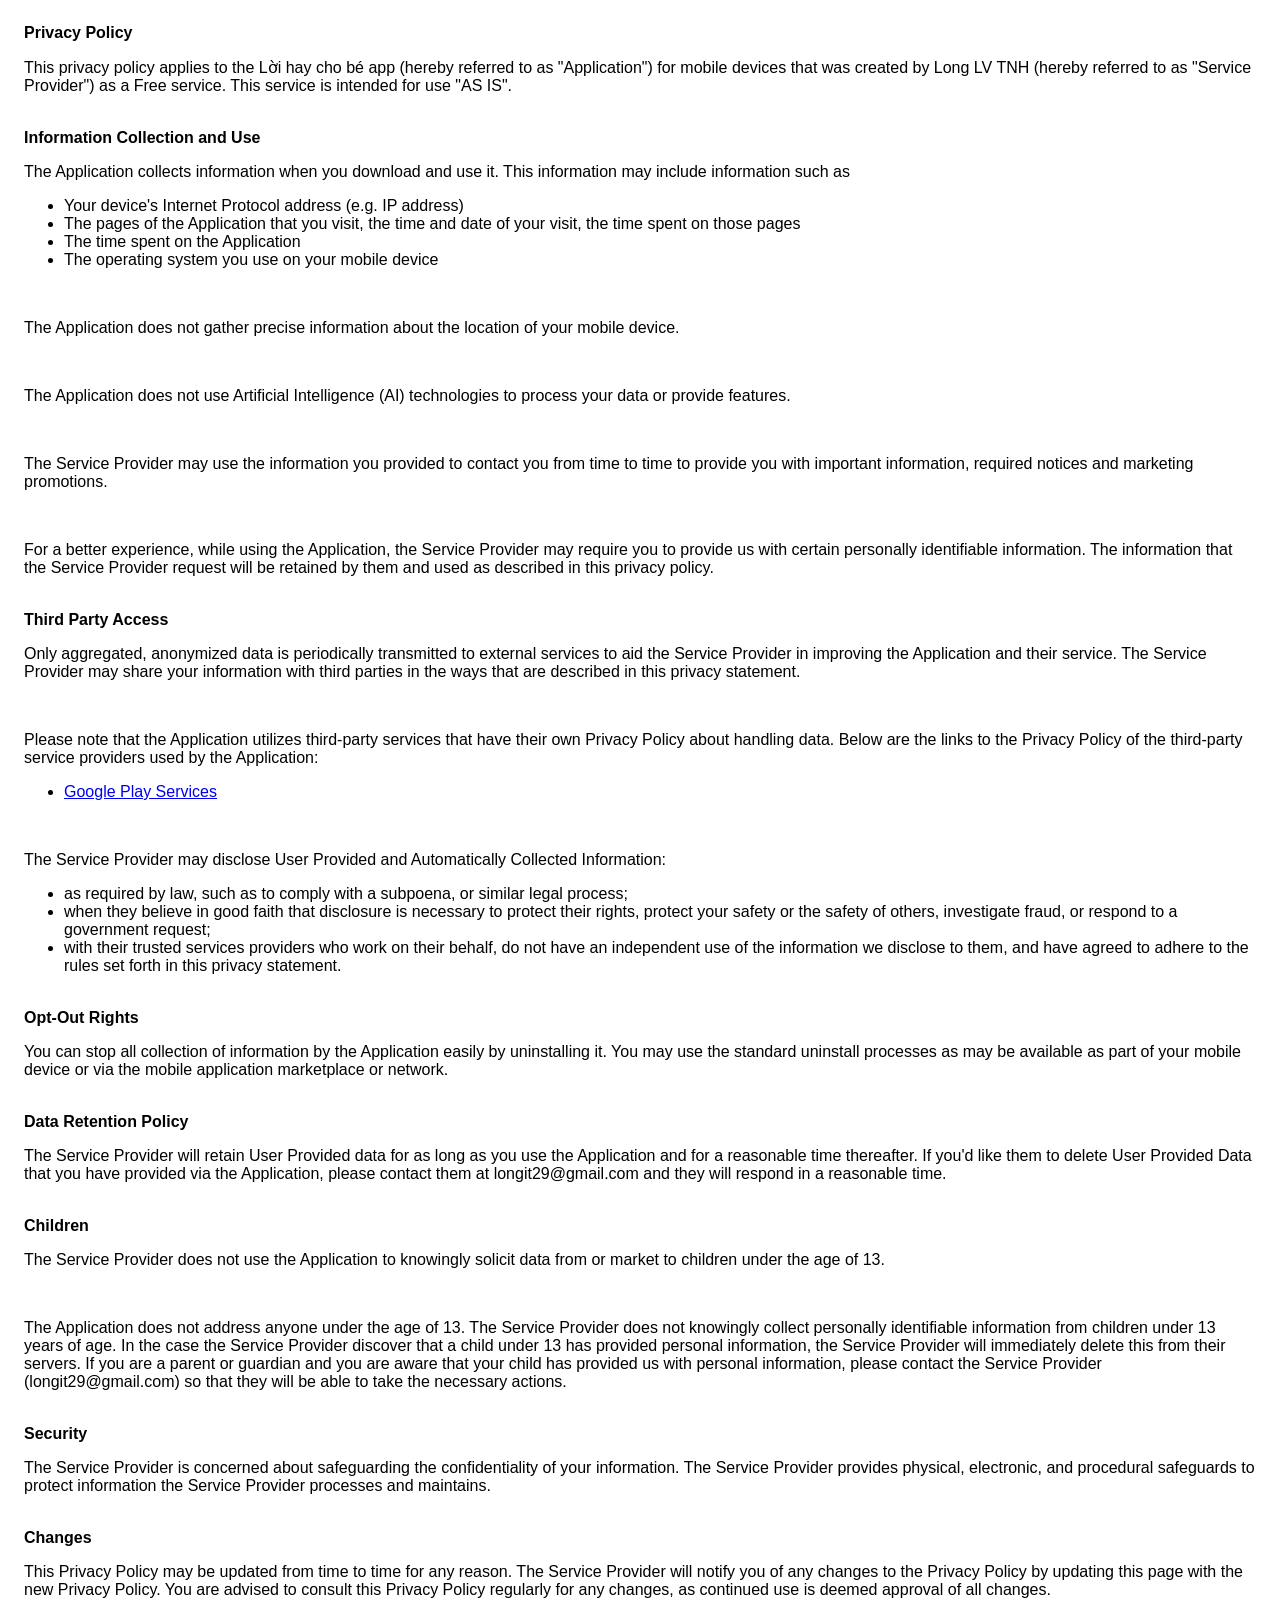
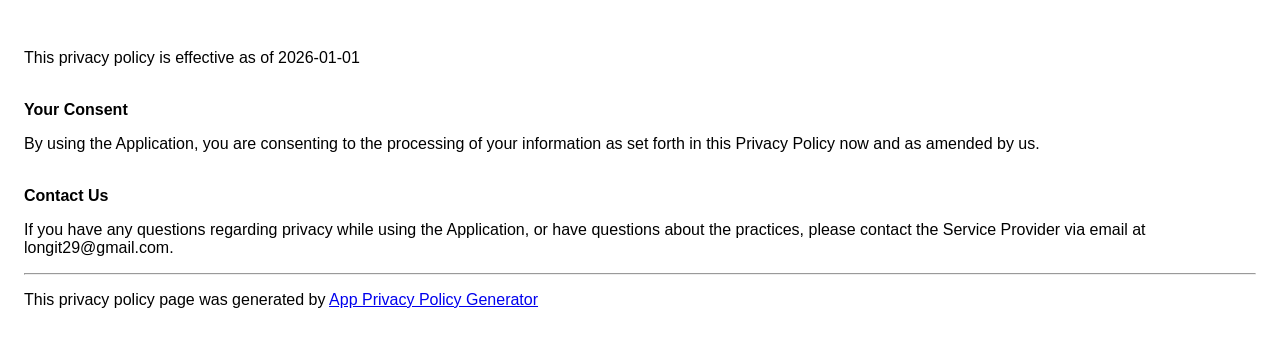
<file: index.html>
<!DOCTYPE html>
    <html>
    <head>
      <meta charset='utf-8'>
      <meta name='viewport' content='width=device-width'>
      <title>Privacy Policy</title>
      <style> body { font-family: 'Helvetica Neue', Helvetica, Arial, sans-serif; padding:1em; } </style>
    </head>
    <body>
    <strong>Privacy Policy</strong><p>This privacy policy applies to the Lời hay cho bé app (hereby referred to as "Application") for mobile devices that was created by Long LV TNH (hereby referred to as "Service Provider") as a Free service. This service is intended for use "AS IS".</p><br><strong>Information Collection and Use</strong><p>The Application collects information when you download and use it. This information may include information such as </p><ul><li>Your device's Internet Protocol address (e.g. IP address)</li><li>The pages of the Application that you visit, the time and date of your visit, the time spent on those pages</li><li>The time spent on the Application</li><li>The operating system you use on your mobile device</li></ul><p></p><br><p>The Application does not gather precise information about the location of your mobile device.</p><!----><br><p>The Application does not use Artificial Intelligence (AI) technologies to process your data or provide features.</p><br><p>The Service Provider may use the information you provided to contact you from time to time to provide you with important information, required notices and marketing promotions.</p><br><p>For a better experience, while using the Application, the Service Provider may require you to provide us with certain personally identifiable information. The information that the Service Provider request will be retained by them and used as described in this privacy policy.</p><br><strong>Third Party Access</strong><p>Only aggregated, anonymized data is periodically transmitted to external services to aid the Service Provider in improving the Application and their service. The Service Provider may share your information with third parties in the ways that are described in this privacy statement.</p><div><br><p>Please note that the Application utilizes third-party services that have their own Privacy Policy about handling data. Below are the links to the Privacy Policy of the third-party service providers used by the Application:</p><ul><li><a href="https://www.google.com/policies/privacy/" target="_blank" rel="noopener noreferrer">Google Play Services</a></li></ul></div><br><p>The Service Provider may disclose User Provided and Automatically Collected Information:</p><ul><li>as required by law, such as to comply with a subpoena, or similar legal process;</li><li>when they believe in good faith that disclosure is necessary to protect their rights, protect your safety or the safety of others, investigate fraud, or respond to a government request;</li><li>with their trusted services providers who work on their behalf, do not have an independent use of the information we disclose to them, and have agreed to adhere to the rules set forth in this privacy statement.</li></ul><p></p><br><strong>Opt-Out Rights</strong><p>You can stop all collection of information by the Application easily by uninstalling it. You may use the standard uninstall processes as may be available as part of your mobile device or via the mobile application marketplace or network.</p><br><strong>Data Retention Policy</strong><p>The Service Provider will retain User Provided data for as long as you use the Application and for a reasonable time thereafter. If you'd like them to delete User Provided Data that you have provided via the Application, please contact them at longit29@gmail.com and they will respond in a reasonable time.</p><br><strong>Children</strong><p>The Service Provider does not use the Application to knowingly solicit data from or market to children under the age of 13.</p><div><br><p>The Application does not address anyone under the age of 13. The Service Provider does not knowingly collect personally identifiable information from children under 13 years of age. In the case the Service Provider discover that a child under 13 has provided personal information, the Service Provider will immediately delete this from their servers. If you are a parent or guardian and you are aware that your child has provided us with personal information, please contact the Service Provider (longit29@gmail.com) so that they will be able to take the necessary actions.</p></div><br><strong>Security</strong><p>The Service Provider is concerned about safeguarding the confidentiality of your information. The Service Provider provides physical, electronic, and procedural safeguards to protect information the Service Provider processes and maintains.</p><br><strong>Changes</strong><p>This Privacy Policy may be updated from time to time for any reason. The Service Provider will notify you of any changes to the Privacy Policy by updating this page with the new Privacy Policy. You are advised to consult this Privacy Policy regularly for any changes, as continued use is deemed approval of all changes.</p><br><p>This privacy policy is effective as of 2026-01-01</p><br><strong>Your Consent</strong><p>By using the Application, you are consenting to the processing of your information as set forth in this Privacy Policy now and as amended by us.</p><br><strong>Contact Us</strong><p>If you have any questions regarding privacy while using the Application, or have questions about the practices, please contact the Service Provider via email at longit29@gmail.com.</p><hr><p>This privacy policy page was generated by <a href="https://app-privacy-policy-generator.nisrulz.com/" target="_blank" rel="noopener noreferrer">App Privacy Policy Generator</a></p>
    </body>
    </html>
</file>
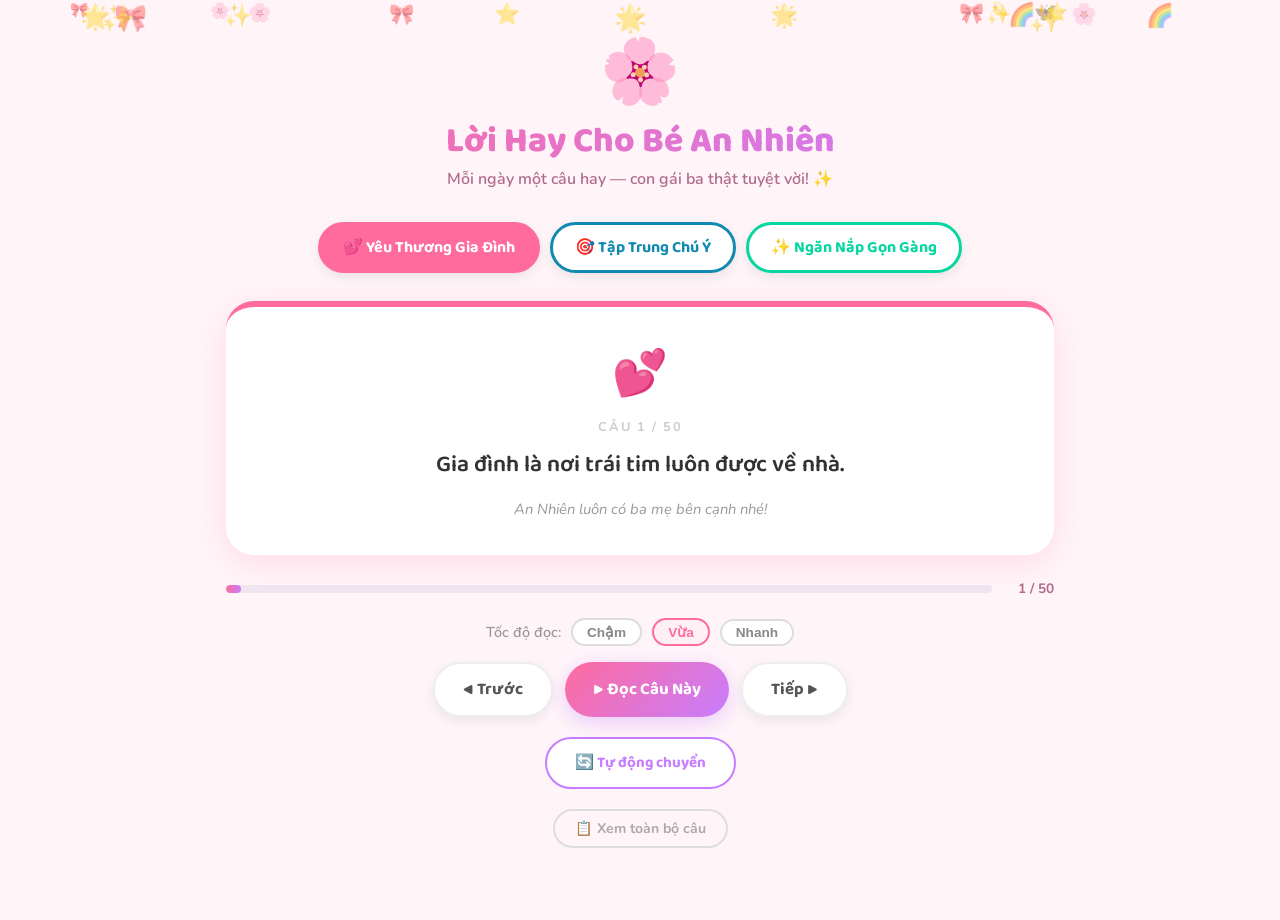
<file: an-nhien-loi-hay.html>
<!DOCTYPE html>
<html lang="vi">
<head>
<meta charset="UTF-8">
<meta name="viewport" content="width=device-width, initial-scale=1.0">
<title>Lời Hay Cho Bé An Nhiên 🌸</title>
<link href="https://fonts.googleapis.com/css2?family=Baloo+2:wght@400;600;800&family=Nunito:wght@400;600;700&display=swap" rel="stylesheet">
<style>
  :root {
    --pink: #FF6B9D;
    --purple: #C77DFF;
    --yellow: #FFD166;
    --mint: #06D6A0;
    --sky: #118AB2;
    --peach: #FF9A8B;
    --bg: #FFF5F9;
    --card-shadow: 0 8px 32px rgba(255,107,157,0.18);
  }

  * { margin: 0; padding: 0; box-sizing: border-box; }

  body {
    font-family: 'Nunito', sans-serif;
    background: var(--bg);
    min-height: 100vh;
    overflow-x: hidden;
    position: relative;
  }

  /* Floating stars background */
  .stars {
    position: fixed;
    top: 0; left: 0;
    width: 100%; height: 100%;
    pointer-events: none;
    z-index: 0;
    overflow: hidden;
  }
  .star {
    position: absolute;
    font-size: 1.2rem;
    animation: floatStar linear infinite;
    opacity: 0.5;
  }

  @keyframes floatStar {
    0% { transform: translateY(110vh) rotate(0deg); opacity: 0; }
    10% { opacity: 0.5; }
    90% { opacity: 0.5; }
    100% { transform: translateY(-10vh) rotate(360deg); opacity: 0; }
  }

  .wrapper {
    position: relative;
    z-index: 1;
    max-width: 860px;
    margin: 0 auto;
    padding: 28px 16px 60px;
  }

  /* Header */
  .header {
    text-align: center;
    margin-bottom: 32px;
    animation: popIn 0.7s cubic-bezier(.34,1.56,.64,1) both;
  }
  .header .avatar {
    font-size: 4rem;
    display: block;
    margin-bottom: 4px;
    animation: bounce 2s ease-in-out infinite;
  }
  @keyframes bounce {
    0%,100% { transform: translateY(0); }
    50% { transform: translateY(-10px); }
  }
  .header h1 {
    font-family: 'Baloo 2', cursive;
    font-weight: 800;
    font-size: 2.2rem;
    background: linear-gradient(135deg, var(--pink), var(--purple));
    -webkit-background-clip: text;
    -webkit-text-fill-color: transparent;
    background-clip: text;
    line-height: 1.2;
  }
  .header p {
    color: #b06a8a;
    font-size: 1rem;
    margin-top: 6px;
    font-weight: 600;
  }

  @keyframes popIn {
    from { transform: scale(0.7); opacity: 0; }
    to { transform: scale(1); opacity: 1; }
  }

  /* Tabs */
  .tabs {
    display: flex;
    gap: 10px;
    justify-content: center;
    flex-wrap: wrap;
    margin-bottom: 28px;
  }
  .tab {
    padding: 10px 22px;
    border-radius: 50px;
    border: 3px solid transparent;
    cursor: pointer;
    font-family: 'Baloo 2', cursive;
    font-weight: 700;
    font-size: 1rem;
    transition: all 0.25s;
    background: white;
    box-shadow: 0 4px 12px rgba(0,0,0,0.08);
  }
  .tab[data-topic="family"] { color: var(--pink); border-color: var(--pink); }
  .tab[data-topic="focus"]  { color: var(--sky);  border-color: var(--sky); }
  .tab[data-topic="neat"]   { color: var(--mint); border-color: var(--mint); }

  .tab.active[data-topic="family"] { background: var(--pink); color: white; }
  .tab.active[data-topic="focus"]  { background: var(--sky);  color: white; }
  .tab.active[data-topic="neat"]   { background: var(--mint); color: white; }

  .tab:hover { transform: scale(1.06); }

  /* Quote card */
  .quote-card {
    background: white;
    border-radius: 28px;
    padding: 36px 32px;
    margin-bottom: 24px;
    box-shadow: var(--card-shadow);
    text-align: center;
    min-height: 200px;
    display: flex;
    flex-direction: column;
    align-items: center;
    justify-content: center;
    position: relative;
    overflow: hidden;
    animation: slideUp 0.4s cubic-bezier(.34,1.56,.64,1) both;
    border-top: 6px solid var(--pink);
  }
  .quote-card.topic-focus { border-top-color: var(--sky); }
  .quote-card.topic-neat  { border-top-color: var(--mint); }

  @keyframes slideUp {
    from { transform: translateY(30px); opacity: 0; }
    to   { transform: translateY(0);    opacity: 1; }
  }

  .quote-icon {
    font-size: 2.8rem;
    margin-bottom: 14px;
  }
  .quote-number {
    font-size: 0.8rem;
    font-weight: 700;
    color: #ccc;
    letter-spacing: 2px;
    text-transform: uppercase;
    margin-bottom: 10px;
  }
  .quote-text {
    font-family: 'Baloo 2', cursive;
    font-size: 1.45rem;
    font-weight: 600;
    color: #333;
    line-height: 1.6;
    margin-bottom: 16px;
  }
  .quote-note {
    font-size: 0.92rem;
    color: #999;
    font-style: italic;
    max-width: 480px;
  }

  /* Controls */
  .controls {
    display: flex;
    gap: 12px;
    justify-content: center;
    flex-wrap: wrap;
    margin-bottom: 20px;
  }
  .btn {
    padding: 12px 28px;
    border: none;
    border-radius: 50px;
    cursor: pointer;
    font-family: 'Baloo 2', cursive;
    font-weight: 700;
    font-size: 1.05rem;
    transition: all 0.2s;
    display: flex;
    align-items: center;
    gap: 8px;
  }
  .btn:hover { transform: scale(1.06); }
  .btn:active { transform: scale(0.97); }

  .btn-play {
    background: linear-gradient(135deg, var(--pink), var(--purple));
    color: white;
    box-shadow: 0 6px 20px rgba(199,125,255,0.35);
    min-width: 160px;
    justify-content: center;
  }
  .btn-play.playing {
    background: linear-gradient(135deg, var(--peach), var(--yellow));
  }
  .btn-prev, .btn-next {
    background: white;
    color: #555;
    border: 2.5px solid #eee;
    box-shadow: 0 4px 12px rgba(0,0,0,0.07);
  }
  .btn-auto {
    background: white;
    color: var(--purple);
    border: 2.5px solid var(--purple);
    font-size: 0.95rem;
  }
  .btn-auto.on {
    background: var(--purple);
    color: white;
  }

  /* Progress */
  .progress-wrap {
    display: flex;
    align-items: center;
    gap: 12px;
    margin-bottom: 20px;
  }
  .progress-bar-bg {
    flex: 1;
    height: 8px;
    background: #f0e6f0;
    border-radius: 99px;
    overflow: hidden;
  }
  .progress-bar {
    height: 100%;
    background: linear-gradient(90deg, var(--pink), var(--purple));
    border-radius: 99px;
    transition: width 0.4s;
  }
  .progress-label {
    font-size: 0.85rem;
    font-weight: 700;
    color: #b06a8a;
    min-width: 50px;
    text-align: right;
  }

  /* Speed control */
  .speed-row {
    display: flex;
    align-items: center;
    gap: 10px;
    justify-content: center;
    margin-bottom: 16px;
    font-size: 0.9rem;
    color: #999;
    font-weight: 600;
  }
  .speed-btn {
    padding: 4px 14px;
    border-radius: 20px;
    border: 2px solid #ddd;
    background: white;
    cursor: pointer;
    font-weight: 700;
    font-size: 0.85rem;
    color: #888;
    transition: all 0.2s;
  }
  .speed-btn.active { border-color: var(--pink); color: var(--pink); background: #fff0f6; }

  /* List */
  .list-toggle {
    text-align: center;
    margin-bottom: 12px;
  }
  .btn-list {
    background: none;
    border: 2px solid #ddd;
    color: #aaa;
    padding: 8px 20px;
    border-radius: 20px;
    cursor: pointer;
    font-size: 0.88rem;
    font-weight: 700;
    font-family: 'Nunito', sans-serif;
    transition: all 0.2s;
  }
  .btn-list:hover { border-color: var(--pink); color: var(--pink); }

  .quote-list {
    display: none;
    flex-direction: column;
    gap: 8px;
    max-height: 380px;
    overflow-y: auto;
    padding: 4px 2px;
  }
  .quote-list.open { display: flex; }
  .list-item {
    padding: 12px 16px;
    border-radius: 14px;
    background: white;
    border: 2px solid #f0e6f0;
    cursor: pointer;
    font-size: 0.95rem;
    color: #444;
    font-weight: 600;
    transition: all 0.15s;
    display: flex;
    gap: 10px;
    align-items: flex-start;
  }
  .list-item:hover { border-color: var(--pink); background: #fff5f9; }
  .list-item.active { border-color: var(--pink); background: #fff0f6; color: var(--pink); }
  .list-num { color: #ddd; font-size: 0.8rem; min-width: 28px; font-weight: 700; margin-top: 2px; }

  /* Wave animation while playing */
  .wave {
    display: none;
    gap: 4px;
    align-items: flex-end;
    height: 28px;
    margin: 0 auto 8px;
  }
  .wave.show { display: flex; }
  .wave span {
    display: block;
    width: 5px;
    border-radius: 3px;
    background: linear-gradient(180deg, var(--pink), var(--purple));
    animation: waveBar 0.9s ease-in-out infinite;
  }
  .wave span:nth-child(2) { animation-delay: 0.15s; }
  .wave span:nth-child(3) { animation-delay: 0.30s; }
  .wave span:nth-child(4) { animation-delay: 0.45s; }
  .wave span:nth-child(5) { animation-delay: 0.60s; }
  @keyframes waveBar {
    0%,100% { height: 6px; }
    50% { height: 26px; }
  }

  /* Responsive */
  @media (max-width: 500px) {
    .quote-text { font-size: 1.2rem; }
    .header h1 { font-size: 1.7rem; }
    .btn { font-size: 0.95rem; padding: 11px 20px; }
  }
</style>
</head>
<body>

<div class="stars" id="stars"></div>

<div class="wrapper">
  <div class="header">
    <span class="avatar">🌸</span>
    <h1>Lời Hay Cho Bé An Nhiên</h1>
    <p>Mỗi ngày một câu hay — con gái ba thật tuyệt vời! ✨</p>
  </div>

  <div class="tabs">
    <button class="tab active" data-topic="family" onclick="switchTopic('family')">💕 Yêu Thương Gia Đình</button>
    <button class="tab" data-topic="focus" onclick="switchTopic('focus')">🎯 Tập Trung Chú Ý</button>
    <button class="tab" data-topic="neat" onclick="switchTopic('neat')">✨ Ngăn Nắp Gọn Gàng</button>
  </div>

  <div class="quote-card" id="quoteCard">
    <div class="wave" id="wave">
      <span></span><span></span><span></span><span></span><span></span>
    </div>
    <div class="quote-icon" id="quoteIcon">💕</div>
    <div class="quote-number" id="quoteNumber">CÂU 1 / 50</div>
    <div class="quote-text" id="quoteText">Đang tải câu hay...</div>
    <div class="quote-note" id="quoteNote"></div>
  </div>

  <div class="progress-wrap">
    <div class="progress-bar-bg">
      <div class="progress-bar" id="progressBar" style="width:2%"></div>
    </div>
    <div class="progress-label" id="progressLabel">1 / 50</div>
  </div>

  <div class="speed-row">
    Tốc độ đọc:
    <button class="speed-btn" onclick="setSpeed(0.75)">Chậm</button>
    <button class="speed-btn active" onclick="setSpeed(0.9)">Vừa</button>
    <button class="speed-btn" onclick="setSpeed(1.1)">Nhanh</button>
  </div>

  <div class="controls">
    <button class="btn btn-prev" onclick="prevQuote()">◀ Trước</button>
    <button class="btn btn-play" id="btnPlay" onclick="togglePlay()">▶ Đọc Câu Này</button>
    <button class="btn btn-next" onclick="nextQuote()">Tiếp ▶</button>
  </div>

  <div class="controls">
    <button class="btn btn-auto" id="btnAuto" onclick="toggleAuto()">🔄 Tự động chuyển</button>
  </div>

  <div class="list-toggle">
    <button class="btn-list" onclick="toggleList()">📋 Xem toàn bộ câu</button>
  </div>
  <div class="quote-list" id="quoteList"></div>
</div>

<script>
const DATA = {
  family: {
    icon: '💕',
    color: '#FF6B9D',
    cardClass: 'topic-family',
    quotes: [
      { text: "Gia đình là nơi trái tim luôn được về nhà.", note: "An Nhiên luôn có ba mẹ bên cạnh nhé!" },
      { text: "Ba mẹ yêu con nhiều hơn tất cả mọi thứ trên đời.", note: "Tình yêu của ba mẹ không bao giờ cạn." },
      { text: "Mỗi nụ cười của con là món quà quý nhất với ba mẹ.", note: "Con hãy cười thật nhiều nhé!" },
      { text: "Yêu thương gia đình là điều làm cho trái tim ấm áp nhất.", note: "Hãy ôm ba mẹ một cái thật chặt hôm nay!" },
      { text: "Những bữa cơm cùng gia đình là những khoảnh khắc đẹp nhất.", note: "Cùng ăn cơm vui vẻ với cả nhà nhé!" },
      { text: "Con được yêu thương từ khi chưa ra đời — và mãi mãi như vậy.", note: "Ba mẹ yêu An Nhiên vô điều kiện." },
      { text: "Giúp đỡ ba mẹ một việc nhỏ mỗi ngày là cách nói 'con yêu ba mẹ'.", note: "Hôm nay con giúp ba mẹ việc gì nhé?" },
      { text: "Nhà mình là nơi an toàn nhất trên thế giới.", note: "Dù đi đâu, con vẫn có nhà để về." },
      { text: "Anh chị em là những người bạn đặc biệt nhất của con.", note: "Hãy yêu thương và chia sẻ cùng anh chị em." },
      { text: "Lời nói yêu thương làm cho gia đình thêm hạnh phúc.", note: "Hãy nói 'con yêu ba mẹ' mỗi ngày nhé!" },
      { text: "Ông bà là kho tàng yêu thương vô tận của gia đình.", note: "Hãy thăm và hỏi thăm ông bà thường xuyên." },
      { text: "Mỗi ngày được sống cùng gia đình là một món quà.", note: "Trân trọng từng khoảnh khắc bên ba mẹ nhé!" },
      { text: "Khi con khóc, trái tim ba mẹ cũng đau theo.", note: "Ba mẹ luôn hiểu và yêu thương con." },
      { text: "Gia đình là nơi ta học được tình yêu đầu tiên.", note: "Tình yêu thương bắt đầu từ mái nhà ta." },
      { text: "Hãy nói xin lỗi khi làm ba mẹ buồn — đó là dấu hiệu của trái tim đẹp.", note: "Dũng cảm xin lỗi là việc của người có lòng tốt." },
      { text: "Cùng ba mẹ xem phim, đọc sách — những kỷ niệm đó theo con mãi mãi.", note: "Hãy tận hưởng thời gian bên gia đình!" },
      { text: "Tiếng cười của cả nhà là âm nhạc hay nhất trên đời.", note: "An Nhiên hãy mang thật nhiều tiếng cười về nhà!" },
      { text: "Ba mẹ không cần con hoàn hảo — chỉ cần con hạnh phúc và ngoan ngoãn.", note: "Con cứ là chính mình — ba mẹ luôn tự hào về con." },
      { text: "Khi con biết ơn ba mẹ, trái tim con sẽ luôn bình yên.", note: "Hãy nói lời cảm ơn ba mẹ thường xuyên nhé." },
      { text: "Một gia đình yêu thương nhau là hạnh phúc lớn nhất cuộc đời.", note: "Nhà mình thật hạnh phúc vì có An Nhiên!" },
      { text: "Hãy ôm ba mẹ trước khi đi ngủ — đó là cách tốt nhất để kết thúc một ngày.", note: "Đêm nay đừng quên ôm ba mẹ nhé!" },
      { text: "Con lớn lên từng ngày — ba mẹ trân trọng từng khoảnh khắc đó.", note: "Ba mẹ rất vui khi thấy con khôn lớn." },
      { text: "Yêu thương là chia sẻ — hãy chia cho nhau những điều tốt đẹp.", note: "Chia sẻ đồ chơi, bánh kẹo với em hay bạn bè nhé." },
      { text: "Gia đình cùng nhau vượt qua mọi khó khăn — không ai bị bỏ lại phía sau.", note: "Khi gặp khó, con hãy nói với ba mẹ ngay nhé." },
      { text: "Nụ hôn buổi sáng của ba mẹ là nguồn năng lượng tuyệt vời nhất.", note: "Chào ba mẹ thật to mỗi buổi sáng nhé!" },
      { text: "Con là điều kỳ diệu nhất ba mẹ có được.", note: "An Nhiên thật đặc biệt trong lòng ba mẹ." },
      { text: "Khi buồn, hãy tìm đến ba mẹ — họ sẽ luôn ở đây.", note: "Đừng giấu nỗi buồn — ba mẹ sẵn sàng lắng nghe." },
      { text: "Cùng ba mẹ làm việc nhà là cách học yêu thương qua từng hành động.", note: "Việc nhỏ thôi, nhưng ý nghĩa rất lớn!" },
      { text: "Ngôi nhà trở nên đẹp hơn vì có tình yêu thương của cả gia đình.", note: "Nhà mình đẹp nhất khi cả nhà đều vui!" },
      { text: "Ba mẹ sẽ luôn là người đầu tiên tin tưởng vào con.", note: "Hãy tự tin — ba mẹ luôn đứng sau lưng con." },
      { text: "Gia đình là bức tranh đẹp nhất — và An Nhiên là màu sắc rực rỡ nhất.", note: "Con làm cho gia đình thêm vui và ý nghĩa." },
      { text: "Mỗi bữa sáng cùng nhau là khởi đầu của một ngày tuyệt vời.", note: "Ăn sáng đầy đủ và hãy nói chuyện vui cùng ba mẹ!" },
      { text: "Nói 'con yêu ba', 'con yêu mẹ' — ba chữ ngắn nhưng ý nghĩa dài mãi mãi.", note: "Hôm nay con đã nói chưa?" },
      { text: "Khi con vẽ một bức tranh tặng ba mẹ, đó là tình yêu được vẽ lên giấy.", note: "Vẽ tặng ba mẹ một bức tranh nhé, An Nhiên!" },
      { text: "Sự có mặt của con làm cho gia đình trọn vẹn.", note: "Con là mảnh ghép quan trọng nhất của gia đình." },
      { text: "Hãy cảm ơn ba mẹ vì từng bữa ăn ngon, từng giấc ngủ ấm áp.", note: "Những điều nhỏ đó đều có tình yêu của ba mẹ trong đó." },
      { text: "Tình yêu gia đình không cần lý do — nó chỉ cần tồn tại.", note: "Ba mẹ yêu con không vì lý do gì cả!" },
      { text: "Con hát cho ba mẹ nghe — đó là món quà không tiền nào mua được.", note: "Hát cho ba mẹ một bài tối nay nhé, An Nhiên!" },
      { text: "Gia đình yêu thương nhau qua từng ngày bình thường — không cần ngày đặc biệt.", note: "Hôm nay là ngày bình thường — nhưng hãy làm nó trở nên đặc biệt!" },
      { text: "Khi con lớn lên, điều con nhớ nhất sẽ là những khoảnh khắc ấm áp bên gia đình.", note: "Hãy trân trọng từng ngày được ở bên ba mẹ nhé." },
      { text: "Ba mẹ cũng từng là đứa trẻ như con — hãy chia sẻ những câu chuyện cùng nhau.", note: "Hỏi ba mẹ kể chuyện hồi nhỏ đi, thú vị lắm!" },
      { text: "Yêu gia đình là học cách cho đi mà không cần nhận lại.", note: "Làm điều tốt cho ba mẹ mà không cần ba mẹ khen nhé." },
      { text: "Mỗi đêm trước khi ngủ, hãy nhớ đến điều tốt đẹp ba mẹ đã làm cho con hôm nay.", note: "Ba mẹ yêu con rất nhiều — mỗi ngày đều vậy." },
      { text: "Gia đình không hoàn hảo — nhưng tình yêu thì hoàn hảo.", note: "Yêu thương nhau dù có lúc không đồng ý — đó mới là gia đình thật sự." },
      { text: "Mỗi lần con nói 'xin lỗi', 'cảm ơn', 'làm ơn' — ba mẹ tự hào về con lắm.", note: "Lịch sự với ba mẹ là cách yêu thương đơn giản nhất." },
      { text: "Gia đình là ngôi sao sáng nhất dẫn đường cho con.", note: "Dù đi đâu, nhớ quay về nhà nhé!" },
      { text: "Con vẽ đẹp, con hát hay — ba mẹ là khán giả hâm mộ số một của con!", note: "Biểu diễn cho ba mẹ xem nhé, An Nhiên!" },
      { text: "Những lúc khó khăn nhất, gia đình là điểm tựa vững chắc nhất.", note: "Luôn nhớ rằng ba mẹ luôn ở đây vì con." },
      { text: "Tình yêu của gia đình là hành trang quý giá nhất trong cuộc đời.", note: "Mang theo tình yêu đó đi khắp nơi nhé, An Nhiên!" },
      { text: "Mỗi ngày cùng gia đình là một trang sách đẹp trong cuốn truyện cuộc đời con.", note: "Hãy viết nên những trang thật đẹp nhé!" }
    ]
  },
  focus: {
    icon: '🎯',
    color: '#118AB2',
    cardClass: 'topic-focus',
    quotes: [
      { text: "Khi con tập trung, con có thể làm được mọi thứ con muốn.", note: "Hít thở sâu và bắt đầu thôi nào, An Nhiên!" },
      { text: "Mỗi phút tập trung là một bước tiến đến điều tuyệt vời.", note: "Chỉ cần 5 phút chú tâm là con đã làm được nhiều lắm!" },
      { text: "Tâm trí tập trung như cái kính lúp — nhỏ thôi nhưng làm được điều phi thường.", note: "Ánh sáng nhỏ nhưng tập trung sẽ rất mạnh!" },
      { text: "Làm xong một việc rồi mới chuyển sang việc khác — đó là bí quyết của người giỏi.", note: "Hết bài tập, rồi mới chơi nhé, An Nhiên!" },
      { text: "Khi con ngồi học, hãy để đồ chơi nghỉ ngơi một lúc nhé.", note: "Đồ chơi sẽ đợi con — bài học không thể đợi mãi!" },
      { text: "Tập trung không có nghĩa là nhàm chán — nó có nghĩa là đang làm chủ bản thân.", note: "Con đang lớn lên từng ngày khi biết kiểm soát mình!" },
      { text: "Khi con lắng nghe cô giáo, con đang đặt viên gạch đầu tiên cho tương lai của mình.", note: "Nghe kỹ, hiểu sâu — con sẽ giỏi thôi!" },
      { text: "Mỗi lần con cố gắng tập trung, não của con đang trở nên mạnh hơn.", note: "Não cũng cần tập luyện như cơ bắp vậy đó!" },
      { text: "Hãy chọn một chỗ ngồi yên tĩnh và làm bài — con sẽ ngạc nhiên vì mình làm xong nhanh thế nào.", note: "Môi trường yên tĩnh giúp con học giỏi hơn rất nhiều!" },
      { text: "Nhìn thẳng vào bài — không nhìn xung quanh — và mọi thứ sẽ sáng tỏ hơn.", note: "Tập trung như thám tử đang giải đố nhé!" },
      { text: "Con có thể vẽ và hát sau khi hoàn thành bài học — phần thưởng sẽ ngọt ngào hơn!", note: "Làm xong việc cần làm, rồi tận hưởng việc yêu thích!" },
      { text: "Mỗi câu hỏi con trả lời được là một ngôi sao sáng trong hành trình học tập.", note: "Con đang thu thập thật nhiều ngôi sao rồi đó!" },
      { text: "Khi thấy khó tập trung, hãy nhắm mắt đếm đến 5 rồi bắt đầu lại.", note: "Reset nhỏ, hiệu quả lớn — thử đi nhé!" },
      { text: "Làm từng bước một — không cần vội — con sẽ đến đích thôi.", note: "Rùa chậm nhưng kiên trì vẫn về đích trước mà!" },
      { text: "Học xong bài hôm nay, ngày mai con sẽ tự tin hơn rất nhiều.", note: "Mỗi ngày một chút — con tiến bộ mỗi ngày!" },
      { text: "Khi con ngồi thẳng lưng và nhìn thẳng, não con cũng sẵn sàng tiếp nhận kiến thức.", note: "Tư thế tốt giúp học tốt hơn đó, An Nhiên!" },
      { text: "Tập trung là siêu năng lực mà con có thể luyện tập mỗi ngày.", note: "Hôm nay luyện 5 phút — tuần sau sẽ được 10 phút!" },
      { text: "Khi tâm trí lang thang, hãy nhẹ nhàng kéo nó trở lại — con đang học cách làm chủ bản thân.", note: "Không sao nếu bị phân tâm — quan trọng là biết quay lại!" },
      { text: "Con hát hay, vẽ đẹp — vì những lúc đó con hoàn toàn tập trung vào điều mình yêu thích!", note: "Học bài cũng có thể vui như vẽ và hát, nếu con thử!" },
      { text: "Bài tập khó không phải để làm con nản — mà để thấy con giỏi đến đâu!", note: "Thử thách là cơ hội để tỏa sáng!" },
      { text: "Đặt ra mục tiêu nhỏ: hoàn thành trang này, rồi mới nghỉ ngơi.", note: "Mục tiêu nhỏ + hoàn thành = niềm vui lớn!" },
      { text: "Người tập trung giỏi không phải thiên tài — họ chỉ kiên trì luyện tập mỗi ngày.", note: "Con hoàn toàn có thể làm được điều này!" },
      { text: "Khi con lắng nghe cẩn thận, con đang tôn trọng người đang nói chuyện với mình.", note: "Lắng nghe là cách thể hiện sự yêu thương đó!" },
      { text: "Hãy gạt hết suy nghĩ khác sang một bên — bây giờ chỉ cần tập trung vào việc này thôi.", note: "Một việc tại một thời điểm — đó là bí quyết!" },
      { text: "Con làm được những bức tranh đẹp vì con tập trung vẽ — học bài cũng vậy thôi!", note: "Mang tinh thần vẽ tranh vào việc học nhé, An Nhiên!" },
      { text: "Cô giáo giảng mỗi điều có lý do — hãy lắng nghe để hiểu lý do đó.", note: "Tò mò và lắng nghe — bộ đôi hoàn hảo để học giỏi!" },
      { text: "Khi con chú ý trong lớp, con tiết kiệm thời gian học ở nhà.", note: "Nghe kỹ ở lớp = tối về có nhiều thời gian chơi hơn!" },
      { text: "Mỗi lần con cố hoàn thành bài dù khó — đó là lúc con mạnh mẽ nhất.", note: "Sức mạnh thật sự không phải ở cơ bắp — mà ở ý chí!" },
      { text: "Tập trung giúp con hoàn thành bài nhanh hơn để có thêm thời gian vẽ và hát.", note: "Động lực đó có đủ sức giúp con tập trung không?" },
      { text: "Bí quyết của người thành công: họ làm một việc và làm thật tốt.", note: "Từng bước, từng việc — con đang xây nền móng cho tương lai!" },
      { text: "Nhìn vào sách giáo khoa như nhìn vào bức tranh đẹp — hãy khám phá từng chi tiết.", note: "Học tập là cuộc khám phá thú vị!" },
      { text: "Khi con không hiểu, hãy hỏi ngay — đừng để tâm trí trống rỗng mà không làm đầy nó.", note: "Hỏi là cách học nhanh nhất!" },
      { text: "Mỗi lần con chú ý học xong một bài — cảm giác đó thật tuyệt vời, phải không?", note: "Hãy nhớ cảm giác đó và dùng nó làm động lực!" },
      { text: "Ngay cả nghệ sĩ vĩ đại cũng cần tập trung để tạo ra kiệt tác — con cũng vậy!", note: "Picasso tập trung từng nét vẽ — An Nhiên cũng làm được!" },
      { text: "Khi tập trung học tốt hôm nay, ngày mai con sẽ có thể dạy lại cho bạn khác.", note: "Giỏi là để chia sẻ và giúp đỡ bạn bè nhé!" },
      { text: "Tiếng ồn bên ngoài không thể làm phiền con nếu con quyết tâm tập trung bên trong.", note: "Con có thể tự tạo ra vùng yên tĩnh của riêng mình!" },
      { text: "Tập trung vào bài học như tập trung vào bài hát yêu thích — con sẽ nhớ lâu hơn!", note: "Học với niềm vui — đó là cách học tốt nhất!" },
      { text: "Mỗi câu con đọc rõ ràng, mỗi chữ con viết cẩn thận — là bằng chứng con đang tập trung.", note: "Chậm mà chắc — chữ đẹp, bài tốt!" },
      { text: "Hãy thử thách bản thân: tập trung 10 phút không nhìn xung quanh — con sẽ ngạc nhiên!", note: "Thử ngay hôm nay xem sao nhé!" },
      { text: "Khi con tập trung học tốt, ba mẹ mỉm cười và tự hào về con lắm!", note: "Nụ cười của ba mẹ là phần thưởng lớn nhất!" },
      { text: "Não con giống như cơ bắp — càng luyện tập tập trung, càng mạnh mẽ hơn.", note: "Hôm nay luyện thêm một chút nhé, An Nhiên!" },
      { text: "Khi con hoàn thành bài tập đúng giờ, con đang học cách tôn trọng thời gian.", note: "Thời gian là thứ quý giá — đừng để nó trôi đi lãng phí!" },
      { text: "Mỗi lần con kiên nhẫn làm xong bài khó, con lớn lên một chút.", note: "Lớn lên không chỉ tính bằng chiều cao, mà bằng sự kiên nhẫn nữa!" },
      { text: "Tập trung là món quà con tự tặng cho tương lai của mình.", note: "Hôm nay chú tâm học — ngày mai con sẽ cảm ơn bản thân!" },
      { text: "Bắt đầu thôi — chỉ cần bắt đầu — rồi mọi thứ sẽ dễ hơn.", note: "Khó nhất là lúc bắt đầu. Sau đó mọi thứ sẽ chạy tự nhiên!" },
      { text: "Con vẽ từng nét cẩn thận — học từng chữ cẩn thận — kết quả đều đẹp như nhau!", note: "Sự tỉ mỉ là đặc điểm của người làm ra những điều tuyệt vời!" },
      { text: "Khi con tập trung hoàn thành tốt bài học, đó là lúc con yêu thương bản thân mình.", note: "Tự yêu bản thân là làm điều tốt cho chính mình!" },
      { text: "Đừng để nỗi sợ khó khăn ngăn con bắt đầu — hãy cứ bắt đầu và con sẽ thấy đường đi.", note: "Mỗi bước nhỏ đều đưa con đến gần hơn với đích đến!" },
      { text: "Ngày hôm nay con học tốt — ngày mai sẽ có thêm nhiều điều tuyệt vời chờ đón con.", note: "Kết quả tốt là phần thưởng cho sự tập trung hôm nay!" },
      { text: "Khi con ngồi yên và chú ý, cả lớp học cùng nhau tiến bộ.", note: "Con không chỉ học cho mình — con còn giúp cả lớp cùng tiến!" }
    ]
  },
  neat: {
    icon: '✨',
    color: '#06D6A0',
    cardClass: 'topic-neat',
    quotes: [
      { text: "Nơi nào gọn gàng, nơi đó tâm trí thảnh thơi.", note: "Dọn dẹp góc học tập — con sẽ học tốt hơn ngay!" },
      { text: "Đặt đồ vật về đúng chỗ sau khi dùng xong — đó là thói quen của người thông minh.", note: "Mỗi thứ đều có 'ngôi nhà' riêng của nó!" },
      { text: "Căn phòng gọn gàng là nơi những ý tưởng đẹp được nảy sinh.", note: "Phòng sạch đẹp — tranh vẽ sẽ ra đời từ đó!" },
      { text: "Hãy xếp quần áo gọn trước khi đi ngủ — sáng mai con sẽ có một khởi đầu thật suôn sẻ.", note: "Chuẩn bị tối hôm trước = buổi sáng bình yên hơn!" },
      { text: "Bút chì, tẩy, thước — mỗi thứ một chỗ, sẵn sàng khi con cần.", note: "Không phải tìm kiếm — chỉ cần với tay là có ngay!" },
      { text: "Sách vở xếp ngay ngắn — kiến thức cũng sẽ vào đầu ngăn nắp như vậy.", note: "Bên ngoài gọn gàng, bên trong trật tự — cả hai đều quan trọng!" },
      { text: "Dọn dẹp không phải hình phạt — đó là cách yêu thương không gian của mình.", note: "Yêu căn phòng của mình — hãy giữ nó sạch đẹp nhé!" },
      { text: "Khi đồ đạc có trật tự, con tiết kiệm rất nhiều thời gian tìm kiếm.", note: "Ngăn nắp = có thêm thời gian vẽ và hát!" },
      { text: "Hãy là người bạn tốt của đồ dùng của mình — cất chúng cẩn thận sau khi dùng.", note: "Bút màu được cất đúng chỗ sẽ dùng được lâu hơn!" },
      { text: "Gọn gàng là thói quen — và thói quen tốt tạo nên người tốt.", note: "Mỗi ngày một bước nhỏ — thói quen đẹp hình thành dần dần!" },
      { text: "Ba phút dọn dẹp mỗi ngày bằng với một giờ tìm kiếm mỗi tuần.", note: "Một chút cẩn thận hôm nay giúp tiết kiệm rất nhiều sau đó!" },
      { text: "Khi bàn học sạch và gọn, tâm trí con cũng sẵn sàng học tốt.", note: "Trước khi học — dọn bàn 2 phút đi nhé!" },
      { text: "Ngăn nắp không cần hoàn hảo — chỉ cần tốt hơn hôm qua một chút là đủ.", note: "Tiến bộ từng ngày — không cần hoàn hảo ngay hôm nay!" },
      { text: "Hãy lấy thứ gì thì cất thứ đó về đúng chỗ — quy tắc đơn giản của người có trách nhiệm.", note: "Đơn giản thôi — lấy ra rồi cất vào. Không để đó!" },
      { text: "Khi con gọn gàng, con đang tôn trọng công sức của ba mẹ đã sắp xếp cho con.", note: "Ba mẹ dọn dẹp vì yêu con — con giữ gìn là cách nói cảm ơn!" },
      { text: "Đôi giày đặt ngay ngắn trước cửa — nhìn thôi đã thấy vui rồi!", note: "Từ đôi giày nhỏ bắt đầu thói quen lớn!" },
      { text: "Cặp sách được chuẩn bị tối hôm trước — buổi sáng con sẽ không bao giờ quên đồ nữa.", note: "Thử một lần xem — con sẽ thấy ngay sự khác biệt!" },
      { text: "Bộ đồ ngủ gấp gọn, gối vuông vức — bắt đầu một ngày mới thật sự gọn gàng!", note: "Dọn giường ngay khi thức dậy — thói quen của người thành công!" },
      { text: "Đồ vật ngăn nắp — tâm trí thư thái — nghệ thuật ra đời từ sự bình yên đó.", note: "Phòng vẽ gọn = cảm hứng sẽ đến nhiều hơn!" },
      { text: "Khi con tự dọn dẹp, con đang học cách tự lập — một kỹ năng cực kỳ quý giá.", note: "Tự làm được = con đang lớn thật sự rồi!" },
      { text: "Hãy dọn đồ chơi trước khi lấy đồ chơi mới ra chơi tiếp.", note: "Một bộ trước, rồi mới đến bộ tiếp — nhà mình sẽ không bị ngập đồ!" },
      { text: "Thùng rác là nơi rác thuộc về — không phải sàn nhà hay góc phòng.", note: "Rác đi đúng chỗ — nhà mình thêm sạch đẹp!" },
      { text: "Quần áo bẩn vào giỏ, quần áo sạch xếp vào tủ — rất đơn giản nhưng tạo ra sự khác biệt lớn.", note: "Hai việc nhỏ — căn phòng thay đổi hoàn toàn!" },
      { text: "Người ngăn nắp không cần nhiều thứ — họ biết trân trọng những thứ mình có.", note: "Ít thôi nhưng gọn — tốt hơn nhiều nhưng lộn xộn!" },
      { text: "Khi con cất bút màu đúng hộp sau khi vẽ, chúng sẽ luôn sẵn sàng khi con cần sáng tạo.", note: "Bút màu được cất gọn = lần sau vẽ sẽ dễ hơn ngay!" },
      { text: "Một nơi cho mọi thứ, mọi thứ ở đúng nơi của chúng — đây là quy tắc vàng của sự gọn gàng.", note: "Học thuộc quy tắc này, con sẽ không bao giờ mất đồ nữa!" },
      { text: "Dọn dẹp cùng nhạc vui — gọn gàng trở thành niềm vui thay vì gánh nặng.", note: "Thử bật nhạc và dọn phòng xem sao — vui lắm đó!" },
      { text: "Khi con gọn gàng, con đang dạy bản thân tính kỷ luật — thứ giúp con thành công sau này.", note: "Gọn gàng hôm nay = tương lai tốt đẹp hơn." },
      { text: "Không gian sạch sẽ là nơi ý tưởng nghệ thuật của con được bay cao nhất.", note: "Vẽ trong phòng sạch — bức tranh sẽ đẹp hơn bội phần!" },
      { text: "Hãy kiểm tra góc học tập trước khi đi ngủ — chỉ mất 2 phút thôi.", note: "2 phút tối nay = sáng mai thảnh thơi hoàn toàn!" },
      { text: "Mỗi lần tự dọn phòng, con đang trở thành phiên bản tốt hơn của chính mình.", note: "Con của ngày mai giỏi hơn con của ngày hôm qua!" },
      { text: "Ngăn kéo gọn gàng là cánh cửa mở ra những buổi làm bài không có gì cản trở.", note: "Thử dọn ngăn kéo bàn học xem sao nhé!" },
      { text: "Đặt ba lô đúng chỗ khi về nhà — thói quen nhỏ, lợi ích lớn.", note: "Ba lô luôn ở chỗ cũ = không bao giờ phải tìm lại!" },
      { text: "Khi con cất gọn đồ đạc, ba mẹ thấy con đang lớn và trưởng thành hơn từng ngày.", note: "Ba mẹ rất vui khi thấy con tự giác dọn dẹp!" },
      { text: "Gọn gàng không cần nhiều thời gian — chỉ cần tập thói quen đặt đồ đúng chỗ ngay lúc đó.", note: "Ngay lúc đó — không để đó rồi làm sau. Đó là bí quyết!" },
      { text: "Khi mọi thứ ở đúng chỗ, con có thể tìm được bất cứ thứ gì trong vòng vài giây.", note: "Không mất thứ gì = có thêm thời gian cho điều con yêu thích!" },
      { text: "Phòng con là phản chiếu của tâm hồn con — hãy làm nó đẹp và ngăn nắp!", note: "Phòng đẹp = tâm hồn đẹp, An Nhiên nhé!" },
      { text: "Sau mỗi bữa ăn, hãy dọn bát đũa giúp ba mẹ — đó là cách yêu thương và gọn gàng cùng một lúc.", note: "Hai điều tốt trong một hành động nhỏ bé!" },
      { text: "Vật dụng nào con không dùng nữa, hãy xếp gọn sang một góc — đừng để ngổn ngang khắp nơi.", note: "Chia sẻ hoặc cất gọn — phòng sẽ rộng rãi hơn ngay!" },
      { text: "Mỗi buổi tối nhìn lại căn phòng gọn gàng của mình — con sẽ ngủ ngon hơn rất nhiều.", note: "Phòng gọn = giấc ngủ ngon. Thật sự đó!" },
      { text: "Người vẽ giỏi biết cất bút sau khi xong — người học giỏi cũng biết xếp sách sau khi học.", note: "Cả hai đều là người An Nhiên hoàn toàn có thể làm được!" },
      { text: "Một không gian gọn gàng mời gọi những ý tưởng sáng tạo bước vào.", note: "Dọn phòng xong, ngồi xuống vẽ — cảm hứng sẽ đến ngay!" },
      { text: "Hãy tự hào về căn phòng của mình — và giữ gìn nó như giữ gìn điều mình trân trọng.", note: "Phòng con là không gian của riêng con — hãy làm nó thật đặc biệt!" },
      { text: "Đồ vật ngăn nắp bên ngoài giúp suy nghĩ ngăn nắp bên trong — chúng kết nối với nhau thật kỳ diệu.", note: "Gọn ngoài, gọn trong — cả hai đều quan trọng!" },
      { text: "Mỗi lần con dọn dẹp mà không cần ba mẹ nhắc — đó là khoảnh khắc ba mẹ tự hào nhất!", note: "Tự giác là đặc điểm của những người thực sự trưởng thành!" },
      { text: "Tủ sách gọn gàng = kho báu tri thức được gìn giữ cẩn thận.", note: "Sách là bạn — hãy đối xử tốt với bạn nhé!" },
      { text: "Hãy làm bạn với sự gọn gàng từ hôm nay — đó là người bạn đồng hành tốt nhất suốt đời.", note: "Bạn tốt không cần tìm đâu xa — bắt đầu từ thói quen của mình!" },
      { text: "Khi đồ vật luôn đúng chỗ, con sẽ không bao giờ trễ học vì mất đồ nữa.", note: "Đúng giờ và gọn gàng — hai thói quen tốt đi cùng nhau!" },
      { text: "Góc nhỏ gọn gàng mỗi ngày tạo nên căn phòng đẹp mỗi tuần.", note: "Không cần dọn cả phòng một lúc — từng góc nhỏ, từng ngày thôi!" },
      { text: "An Nhiên ngăn nắp và gọn gàng — đó là điều ba mẹ và cô giáo đều yêu thích ở con!", note: "Con có thể làm được điều này — ba mẹ tin tưởng ở con!" }
    ]
  }
};

let currentTopic = 'family';
let currentIndex = 0;
let utterance = null;
let isPlaying = false;
let autoMode = false;
let autoTimer = null;
let speechRate = 0.9;
let listOpen = false;

// Floating stars
const starEmojis = ['⭐','✨','🌸','💫','🌟','🎀','🦋','🌈'];
const starsEl = document.getElementById('stars');
for (let i = 0; i < 20; i++) {
  const s = document.createElement('div');
  s.className = 'star';
  s.textContent = starEmojis[Math.floor(Math.random() * starEmojis.length)];
  s.style.left = Math.random() * 100 + '%';
  s.style.animationDuration = (12 + Math.random() * 18) + 's';
  s.style.animationDelay = (Math.random() * 20) + 's';
  s.style.fontSize = (0.8 + Math.random() * 1) + 'rem';
  starsEl.appendChild(s);
}

function getQuotes() { return DATA[currentTopic].quotes; }

function render(animate) {
  const q = getQuotes()[currentIndex];
  const d = DATA[currentTopic];
  const total = getQuotes().length;

  if (animate !== false) {
    const card = document.getElementById('quoteCard');
    card.style.animation = 'none';
    card.offsetHeight;
    card.style.animation = 'slideUp 0.4s cubic-bezier(.34,1.56,.64,1) both';
  }

  document.getElementById('quoteCard').className = 'quote-card ' + d.cardClass;
  document.getElementById('quoteIcon').textContent = d.icon;
  document.getElementById('quoteNumber').textContent = `CÂU ${currentIndex + 1} / ${total}`;
  document.getElementById('quoteText').textContent = q.text;
  document.getElementById('quoteNote').textContent = q.note;

  const pct = ((currentIndex + 1) / total * 100).toFixed(1);
  document.getElementById('progressBar').style.width = pct + '%';
  document.getElementById('progressLabel').textContent = `${currentIndex + 1} / ${total}`;

  // Update list
  document.querySelectorAll('.list-item').forEach((el, i) => {
    el.classList.toggle('active', i === currentIndex);
    if (i === currentIndex) el.scrollIntoView({ block: 'nearest', behavior: 'smooth' });
  });
}

function switchTopic(topic) {
  stopSpeech();
  currentTopic = topic;
  currentIndex = 0;
  document.querySelectorAll('.tab').forEach(t => t.classList.toggle('active', t.dataset.topic === topic));
  buildList();
  render();
  if (listOpen) {
    document.getElementById('quoteList').classList.add('open');
  }
}

function buildList() {
  const list = document.getElementById('quoteList');
  list.innerHTML = '';
  getQuotes().forEach((q, i) => {
    const div = document.createElement('div');
    div.className = 'list-item' + (i === currentIndex ? ' active' : '');
    div.innerHTML = `<span class="list-num">${i + 1}.</span><span>${q.text}</span>`;
    div.onclick = () => { currentIndex = i; render(); speak(); };
    list.appendChild(div);
  });
}

function speak() {
  stopSpeech();
  const q = getQuotes()[currentIndex];
  const fullText = q.text + '. ' + q.note;
  utterance = new SpeechSynthesisUtterance(fullText);
  utterance.lang = 'vi-VN';
  utterance.rate = speechRate;
  utterance.pitch = 1.1;

  // Try to pick a female Vietnamese voice
  const voices = speechSynthesis.getVoices();
  const viVoice = voices.find(v => v.lang.startsWith('vi') && v.name.toLowerCase().includes('female'))
    || voices.find(v => v.lang.startsWith('vi'))
    || voices.find(v => v.lang === 'vi-VN');
  if (viVoice) utterance.voice = viVoice;

  utterance.onstart = () => {
    isPlaying = true;
    document.getElementById('btnPlay').textContent = '⏹ Dừng';
    document.getElementById('btnPlay').classList.add('playing');
    document.getElementById('wave').classList.add('show');
  };
  utterance.onend = () => {
    isPlaying = false;
    document.getElementById('btnPlay').textContent = '▶ Đọc Câu Này';
    document.getElementById('btnPlay').classList.remove('playing');
    document.getElementById('wave').classList.remove('show');
    if (autoMode) {
      autoTimer = setTimeout(() => {
        if (currentIndex < getQuotes().length - 1) {
          currentIndex++;
          render();
          speak();
        } else {
          autoMode = false;
          document.getElementById('btnAuto').classList.remove('on');
          document.getElementById('btnAuto').textContent = '🔄 Tự động chuyển';
        }
      }, 1200);
    }
  };
  utterance.onerror = () => {
    isPlaying = false;
    document.getElementById('btnPlay').textContent = '▶ Đọc Câu Này';
    document.getElementById('btnPlay').classList.remove('playing');
    document.getElementById('wave').classList.remove('show');
  };
  speechSynthesis.speak(utterance);
}

function stopSpeech() {
  speechSynthesis.cancel();
  if (autoTimer) clearTimeout(autoTimer);
  isPlaying = false;
  document.getElementById('btnPlay').textContent = '▶ Đọc Câu Này';
  document.getElementById('btnPlay').classList.remove('playing');
  document.getElementById('wave').classList.remove('show');
}

function togglePlay() {
  if (isPlaying) { stopSpeech(); }
  else { speak(); }
}

function nextQuote() {
  stopSpeech();
  if (currentIndex < getQuotes().length - 1) currentIndex++;
  render();
}

function prevQuote() {
  stopSpeech();
  if (currentIndex > 0) currentIndex--;
  render();
}

function toggleAuto() {
  autoMode = !autoMode;
  const btn = document.getElementById('btnAuto');
  if (autoMode) {
    btn.classList.add('on');
    btn.textContent = '⏹ Tắt tự động';
    if (!isPlaying) speak();
  } else {
    btn.classList.remove('on');
    btn.textContent = '🔄 Tự động chuyển';
    stopSpeech();
  }
}

function setSpeed(rate) {
  speechRate = rate;
  document.querySelectorAll('.speed-btn').forEach(b => b.classList.remove('active'));
  const labels = { 0.75: 'Chậm', 0.9: 'Vừa', 1.1: 'Nhanh' };
  document.querySelectorAll('.speed-btn').forEach(b => {
    if (b.textContent === labels[rate]) b.classList.add('active');
  });
  if (isPlaying) speak();
}

function toggleList() {
  listOpen = !listOpen;
  document.getElementById('quoteList').classList.toggle('open', listOpen);
}

// Init
speechSynthesis.onvoiceschanged = () => {};
buildList();
render(false);
</script>
</body>
</html>
</file>
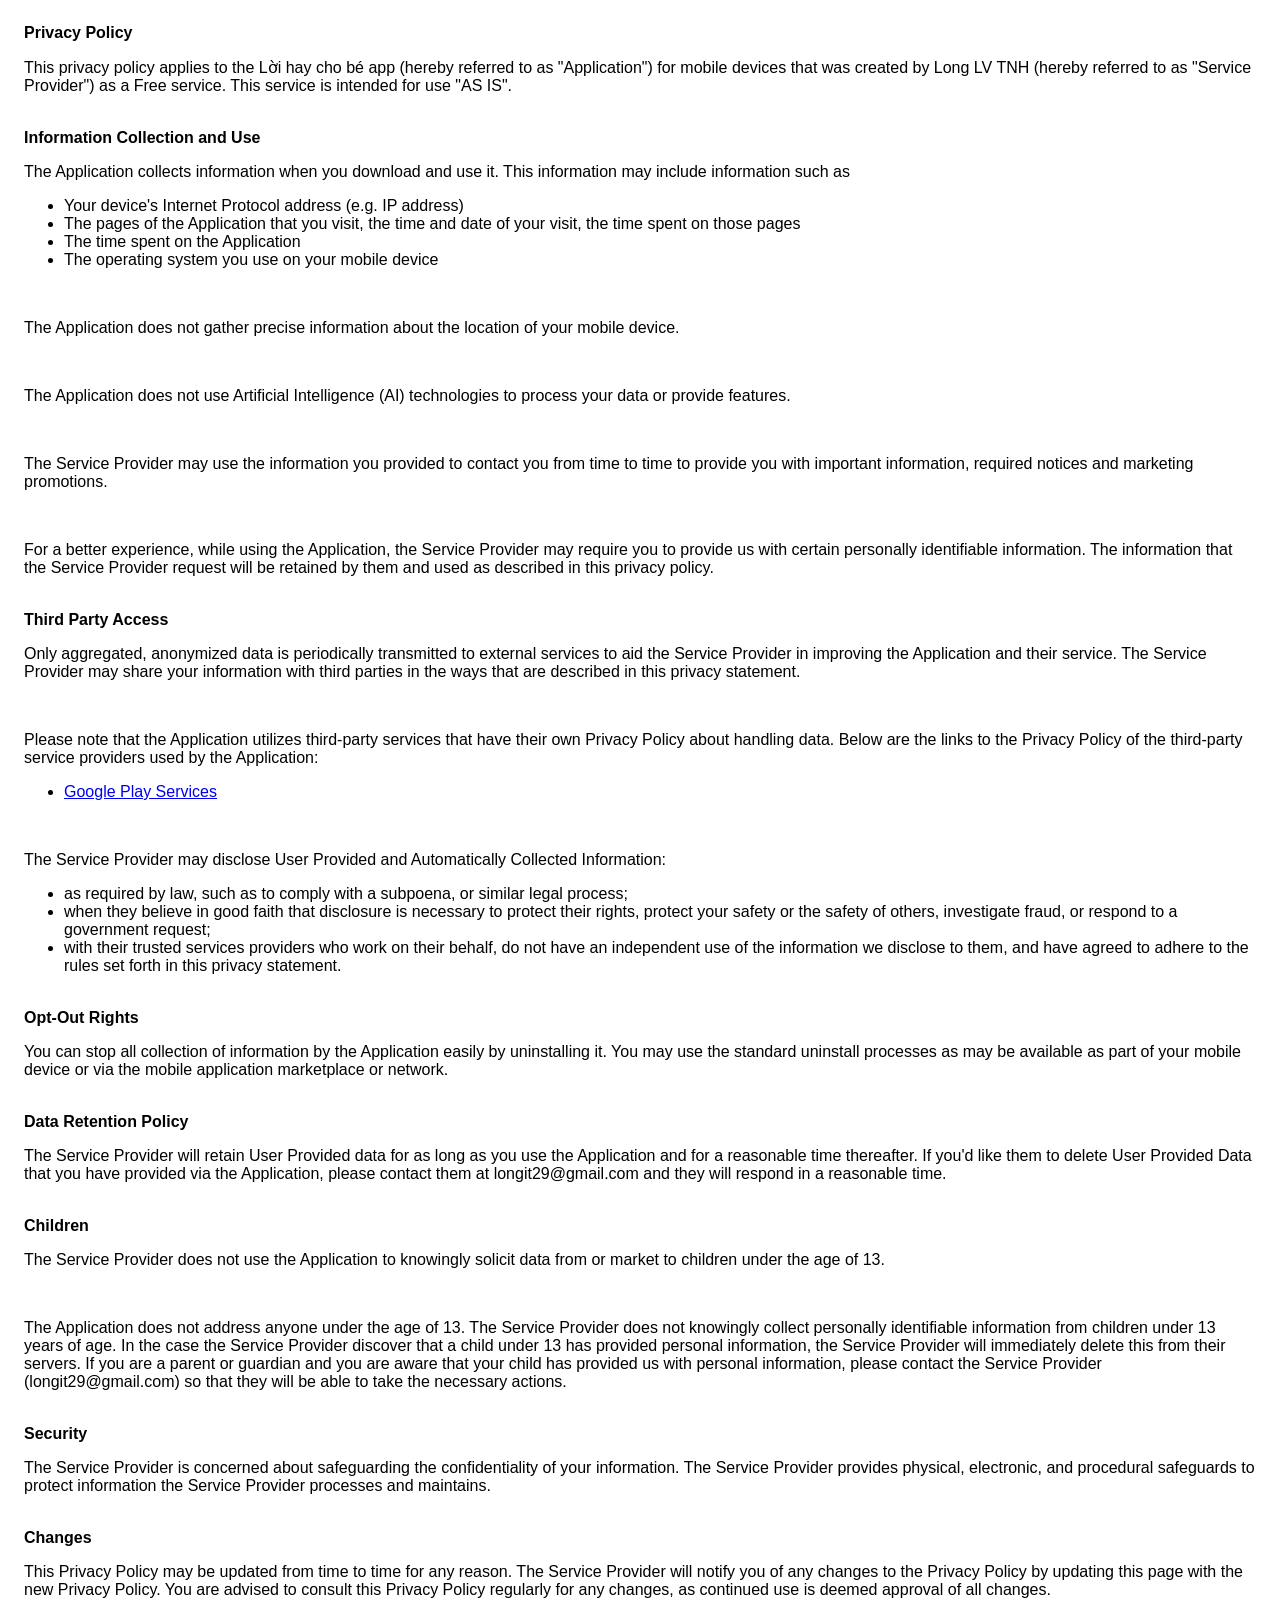
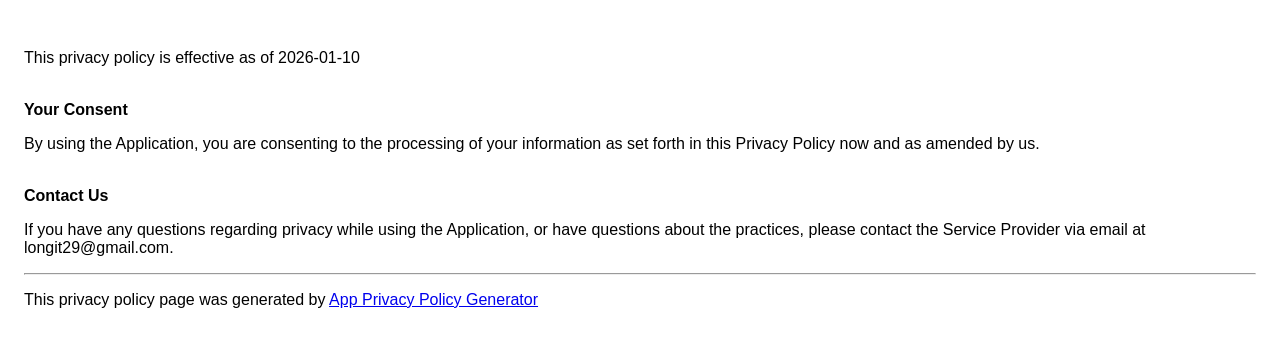
<file: privacy.html>
<!DOCTYPE html>
    <html>
    <head>
      <meta charset='utf-8'>
      <meta name='viewport' content='width=device-width'>
      <title>Privacy Policy</title>
      <style> body { font-family: 'Helvetica Neue', Helvetica, Arial, sans-serif; padding:1em; } </style>
    </head>
    <body>
    <strong>Privacy Policy</strong><p>This privacy policy applies to the Lời hay cho bé app (hereby referred to as "Application") for mobile devices that was created by Long LV TNH (hereby referred to as "Service Provider") as a Free service. This service is intended for use "AS IS".</p><br><strong>Information Collection and Use</strong><p>The Application collects information when you download and use it. This information may include information such as </p><ul><li>Your device's Internet Protocol address (e.g. IP address)</li><li>The pages of the Application that you visit, the time and date of your visit, the time spent on those pages</li><li>The time spent on the Application</li><li>The operating system you use on your mobile device</li></ul><p></p><br><p>The Application does not gather precise information about the location of your mobile device.</p><!----><br><p>The Application does not use Artificial Intelligence (AI) technologies to process your data or provide features.</p><br><p>The Service Provider may use the information you provided to contact you from time to time to provide you with important information, required notices and marketing promotions.</p><br><p>For a better experience, while using the Application, the Service Provider may require you to provide us with certain personally identifiable information. The information that the Service Provider request will be retained by them and used as described in this privacy policy.</p><br><strong>Third Party Access</strong><p>Only aggregated, anonymized data is periodically transmitted to external services to aid the Service Provider in improving the Application and their service. The Service Provider may share your information with third parties in the ways that are described in this privacy statement.</p><div><br><p>Please note that the Application utilizes third-party services that have their own Privacy Policy about handling data. Below are the links to the Privacy Policy of the third-party service providers used by the Application:</p><ul><li><a href="https://www.google.com/policies/privacy/" target="_blank" rel="noopener noreferrer">Google Play Services</a></li></ul></div><br><p>The Service Provider may disclose User Provided and Automatically Collected Information:</p><ul><li>as required by law, such as to comply with a subpoena, or similar legal process;</li><li>when they believe in good faith that disclosure is necessary to protect their rights, protect your safety or the safety of others, investigate fraud, or respond to a government request;</li><li>with their trusted services providers who work on their behalf, do not have an independent use of the information we disclose to them, and have agreed to adhere to the rules set forth in this privacy statement.</li></ul><p></p><br><strong>Opt-Out Rights</strong><p>You can stop all collection of information by the Application easily by uninstalling it. You may use the standard uninstall processes as may be available as part of your mobile device or via the mobile application marketplace or network.</p><br><strong>Data Retention Policy</strong><p>The Service Provider will retain User Provided data for as long as you use the Application and for a reasonable time thereafter. If you'd like them to delete User Provided Data that you have provided via the Application, please contact them at longit29@gmail.com and they will respond in a reasonable time.</p><br><strong>Children</strong><p>The Service Provider does not use the Application to knowingly solicit data from or market to children under the age of 13.</p><div><br><p>The Application does not address anyone under the age of 13. The Service Provider does not knowingly collect personally identifiable information from children under 13 years of age. In the case the Service Provider discover that a child under 13 has provided personal information, the Service Provider will immediately delete this from their servers. If you are a parent or guardian and you are aware that your child has provided us with personal information, please contact the Service Provider (longit29@gmail.com) so that they will be able to take the necessary actions.</p></div><br><strong>Security</strong><p>The Service Provider is concerned about safeguarding the confidentiality of your information. The Service Provider provides physical, electronic, and procedural safeguards to protect information the Service Provider processes and maintains.</p><br><strong>Changes</strong><p>This Privacy Policy may be updated from time to time for any reason. The Service Provider will notify you of any changes to the Privacy Policy by updating this page with the new Privacy Policy. You are advised to consult this Privacy Policy regularly for any changes, as continued use is deemed approval of all changes.</p><br><p>This privacy policy is effective as of 2026-01-10</p><br><strong>Your Consent</strong><p>By using the Application, you are consenting to the processing of your information as set forth in this Privacy Policy now and as amended by us.</p><br><strong>Contact Us</strong><p>If you have any questions regarding privacy while using the Application, or have questions about the practices, please contact the Service Provider via email at longit29@gmail.com.</p><hr><p>This privacy policy page was generated by <a href="https://app-privacy-policy-generator.nisrulz.com/" target="_blank" rel="noopener noreferrer">App Privacy Policy Generator</a></p>
    </body>
    </html>
</file>
